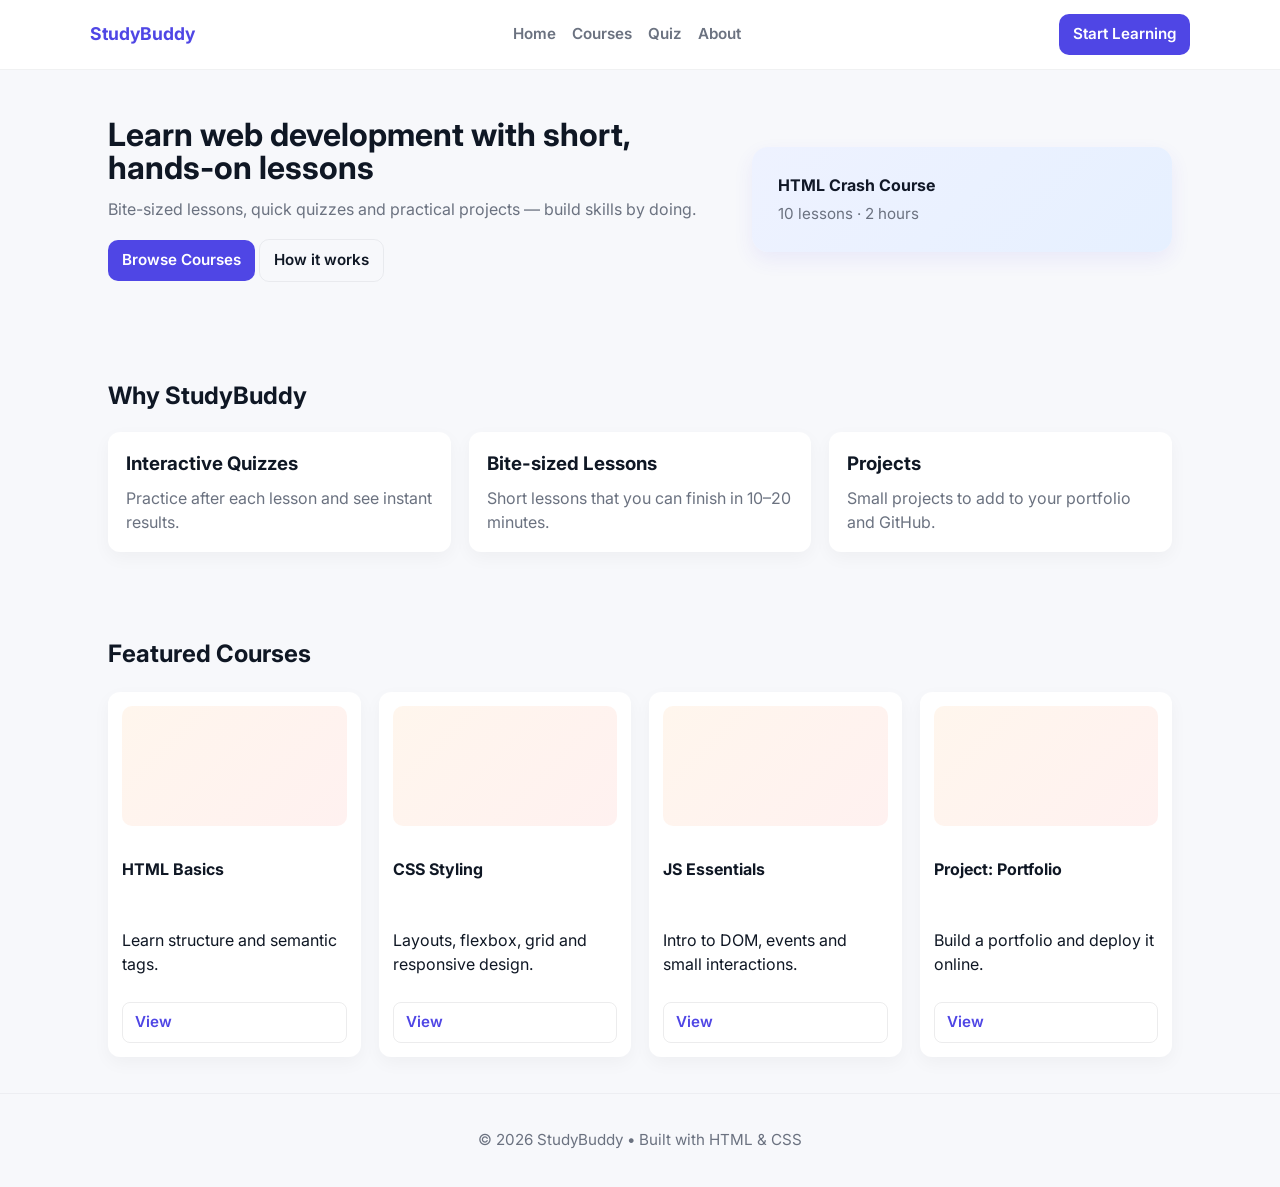
<file: StudyBuddy/index.html>
<!DOCTYPE html>
<html lang="en">
<head>
  <meta charset="utf-8" />
  <meta name="viewport" content="width=device-width,initial-scale=1" />
  <title>StudyBuddy — Home</title>

  <!-- Google font -->
  <link href="https://fonts.googleapis.com/css2?family=Inter:wght@400;600;700&display=swap" rel="stylesheet">

  <link rel="stylesheet" href="style.css">
</head>
<body>
  <header class="site-header">
    <div class="container header-inner">
      <a class="logo" href="#">StudyBuddy</a>

      <nav class="nav">
        <a href="index.html">Home</a>
        <a href="course1.html">Courses</a>
        <a href="quiz.html">Quiz</a>
        <a href="about.html">About</a>
      </nav>

      <a class="btn btn-primary" href="courses.html">Start Learning</a>
    </div>
  </header>

  <main>
    <!-- HERO -->
    <section class="hero">
      <div class="container hero-inner">
        <div class="hero-content">
          <h1>Learn web development with short, hands-on lessons</h1>
          <p class="lead">Bite-sized lessons, quick quizzes and practical projects — build skills by doing.</p>
          <div class="hero-ctas">
            <a class="btn btn-primary" href="courses.html">Browse Courses</a>
            <a class="btn btn-ghost" href="#features">How it works</a>
          </div>
        </div>

        <!-- simple visual placeholder (replace with image in assets/) -->
        <div class="hero-media" aria-hidden="true">
          <div class="hero-card">
            <div class="hero-card-title">HTML Crash Course</div>
            <div class="hero-card-desc">10 lessons · 2 hours</div>
          </div>
        </div>
      </div>
    </section>

    <!-- FEATURES -->
    <section id="features" class="features">
      <div class="container">
        <h2>Why StudyBuddy</h2>
        <div class="features-grid">
          <article class="feature">
            <h3>Interactive Quizzes</h3>
            <p>Practice after each lesson and see instant results.</p>
          </article>
          <article class="feature">
            <h3>Bite-sized Lessons</h3>
            <p>Short lessons that you can finish in 10–20 minutes.</p>
          </article>
          <article class="feature">
            <h3>Projects</h3>
            <p>Small projects to add to your portfolio and GitHub.</p>
          </article>
        </div>
      </div>
    </section>

    <!-- FEATURED COURSES -->
    <section class="courses">
      <div class="container">
        <h2>Featured Courses</h2>
        <div class="courses-grid">
          <article class="course-card">
            <div class="course-thumb"></div>
            <h4>HTML Basics</h4>
            <p>Learn structure and semantic tags.</p>
            <a class="btn btn-outline" href="course1.html">View</a>
          </article>

          <article class="course-card">
            <div class="course-thumb"></div>
            <h4>CSS Styling</h4>
            <p>Layouts, flexbox, grid and responsive design.</p>
            <a class="btn btn-outline" href="course2.html">View</a>
          </article>

          <article class="course-card">
            <div class="course-thumb"></div>
            <h4>JS Essentials</h4>
            <p>Intro to DOM, events and small interactions.</p>
            <a class="btn btn-outline" href="course3.html">View</a>
          </article>

          <article class="course-card">
            <div class="course-thumb"></div>
            <h4>Project: Portfolio</h4>
            <p>Build a portfolio and deploy it online.</p>
            <a class="btn btn-outline" href="course4.html">View</a>
          </article>
        </div>
      </div>
    </section>
  </main>

  <footer class="site-footer">
    <div class="container">
      <p>© <span id="year"></span> StudyBuddy • Built with HTML & CSS</p>
    </div>
  </footer>

  <script>
    // small script to set year (optional, tiny JS)
    document.getElementById('year').innerText = new Date().getFullYear();
  </script>
</body>
</html>
</file>
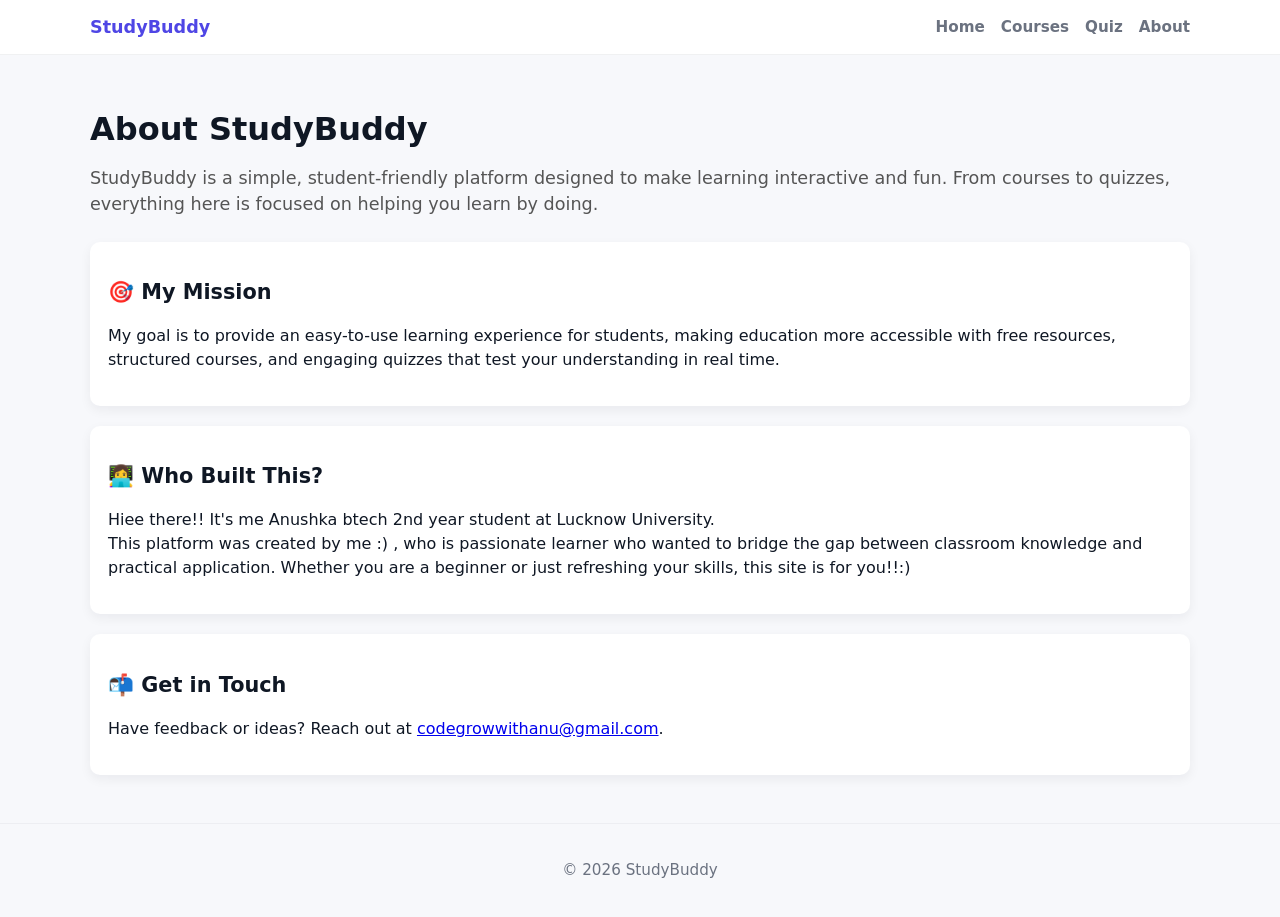
<file: StudyBuddy/about.html>
<!DOCTYPE html>
<html lang="en">
<head>
  <meta charset="UTF-8">
  <meta name="viewport" content="width=device-width, initial-scale=1.0">
  <title>About - StudyBuddy</title>
  <link rel="stylesheet" href="style.css">
</head>
<body>
  <!-- Header -->
  <header class="site-header">
    <div class="container header-inner">
      <a class="logo" href="index.html">StudyBuddy</a>
      <nav class="nav">
        <a href="index.html">Home</a>
        <a href="courses.html">Courses</a>
        <a href="quiz.html">Quiz</a>
        <a href="about.html" class="active">About</a>
      </nav>
    </div>
  </header>

  <!-- About Section -->
  <main class="about-page container">
    <h1>About StudyBuddy</h1>
    <p class="lead">
      StudyBuddy is a simple, student-friendly platform designed to make learning interactive and fun.
      From courses to quizzes, everything here is focused on helping you learn by doing.
    </p>

    <section class="about-mission">
      <h2>🎯 My Mission</h2>
      <p>
        My goal is to provide an easy-to-use learning experience for students, 
        making education more accessible with free resources, structured courses, 
        and engaging quizzes that test your understanding in real time.
      </p>
    </section>

    <section class="about-team">
      <h2>👩‍💻 Who Built This?</h2>
      <p>
        Hiee there!! It's me Anushka btech 2nd year student at Lucknow University. <br>

        This platform was created by me :) , who is passionate learner who wanted to 
        bridge the gap between classroom knowledge and practical application. 
        Whether you are a beginner or just refreshing your skills, 
        this site is for you!!:)
      </p>
    </section>

    <section class="about-contact">
      <h2>📬 Get in Touch</h2>
      <p>
        Have feedback or ideas? Reach out at 
        <a href="codegrowwithanu@gmail.com">codegrowwithanu@gmail.com</a>.
      </p>
    </section>
  </main>

  <!-- Footer -->
  <footer class="site-footer">
    <div class="container">
      <p>© <span id="year"></span> StudyBuddy</p>
    </div>
  </footer>

  <!-- Script -->
  <script>
    document.getElementById("year").innerText = new Date().getFullYear();
  </script>
</body>
</html>
</file>
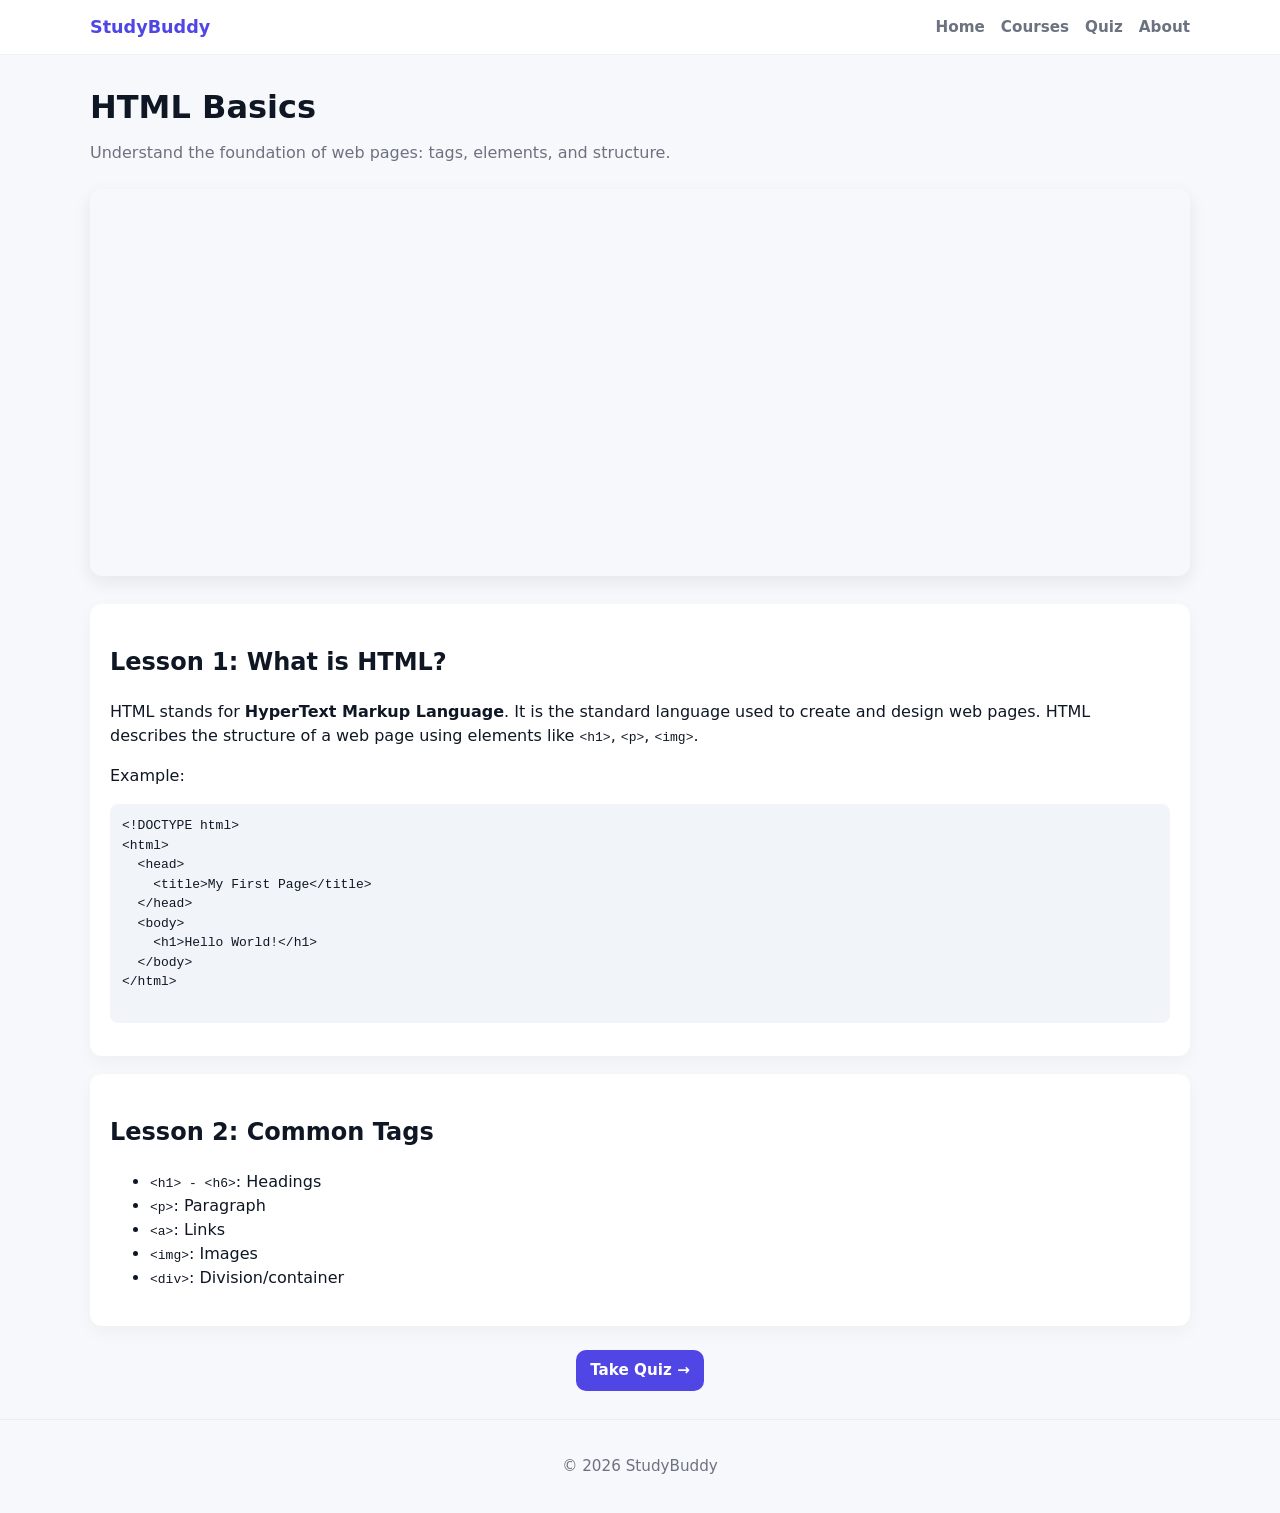
<file: StudyBuddy/course1.html>
<!DOCTYPE html>
<html lang="en">
<head>
  <meta charset="UTF-8">
  <meta name="viewport" content="width=device-width, initial-scale=1.0">
  <title>HTML Basics - StudyBuddy</title>
  <link rel="stylesheet" href="style.css">
</head>
<body>
  <!-- Header (same as homepage for consistency) -->
  <header class="site-header">
    <div class="container header-inner">
      <a class="logo" href="index.html">StudyBuddy</a>
      <nav class="nav">
        <a href="index.html">Home</a>
        <a href="courses.html">Courses</a>
        <a href="quiz.html">Quiz</a>
        <a href="about.html">About</a>
      </nav>
    </div>
  </header>

  <!-- MAIN COURSE CONTENT -->
  <main class="course-page container">
    <h1>HTML Basics</h1>
    <p class="lead">Understand the foundation of web pages: tags, elements, and structure.</p>

    <!-- Video or Image -->
    <div class="course-media">
      <iframe width="100%" height="380" 
        src="https://www.youtube.com/embed/qz0aGYrrlhU" 
        title="HTML Tutorial for Beginners" 
        frameborder="0" 
        allowfullscreen>
      </iframe>
    </div>

    <!-- Lesson Content -->
    <section class="lesson">
      <h2>Lesson 1: What is HTML?</h2>
      <p>
        HTML stands for <strong>HyperText Markup Language</strong>. It is the standard language
        used to create and design web pages. HTML describes the structure of a web page
        using elements like <code>&lt;h1&gt;</code>, <code>&lt;p&gt;</code>, <code>&lt;img&gt;</code>.
      </p>
      <p>
        Example:
      </p>
      <pre>
&lt;!DOCTYPE html&gt;
&lt;html&gt;
  &lt;head&gt;
    &lt;title&gt;My First Page&lt;/title&gt;
  &lt;/head&gt;
  &lt;body&gt;
    &lt;h1&gt;Hello World!&lt;/h1&gt;
  &lt;/body&gt;
&lt;/html&gt;
      </pre>
    </section>

    <section class="lesson">
      <h2>Lesson 2: Common Tags</h2>
      <ul>
        <li><code>&lt;h1&gt; - &lt;h6&gt;</code>: Headings</li>
        <li><code>&lt;p&gt;</code>: Paragraph</li>
        <li><code>&lt;a&gt;</code>: Links</li>
        <li><code>&lt;img&gt;</code>: Images</li>
        <li><code>&lt;div&gt;</code>: Division/container</li>
      </ul>
    </section>

    <!-- Call-to-action -->
    <div class="course-cta">
      <a class="btn btn-primary" href="quiz.html">Take Quiz →</a>
    </div>
  </main>

  <!-- Footer -->
  <footer class="site-footer">
    <div class="container">
      <p>© <span id="year"></span> StudyBuddy</p>
    </div>
  </footer>

  <script>
    document.getElementById("year").innerText = new Date().getFullYear();
  </script>
</body>
</html>
</file>
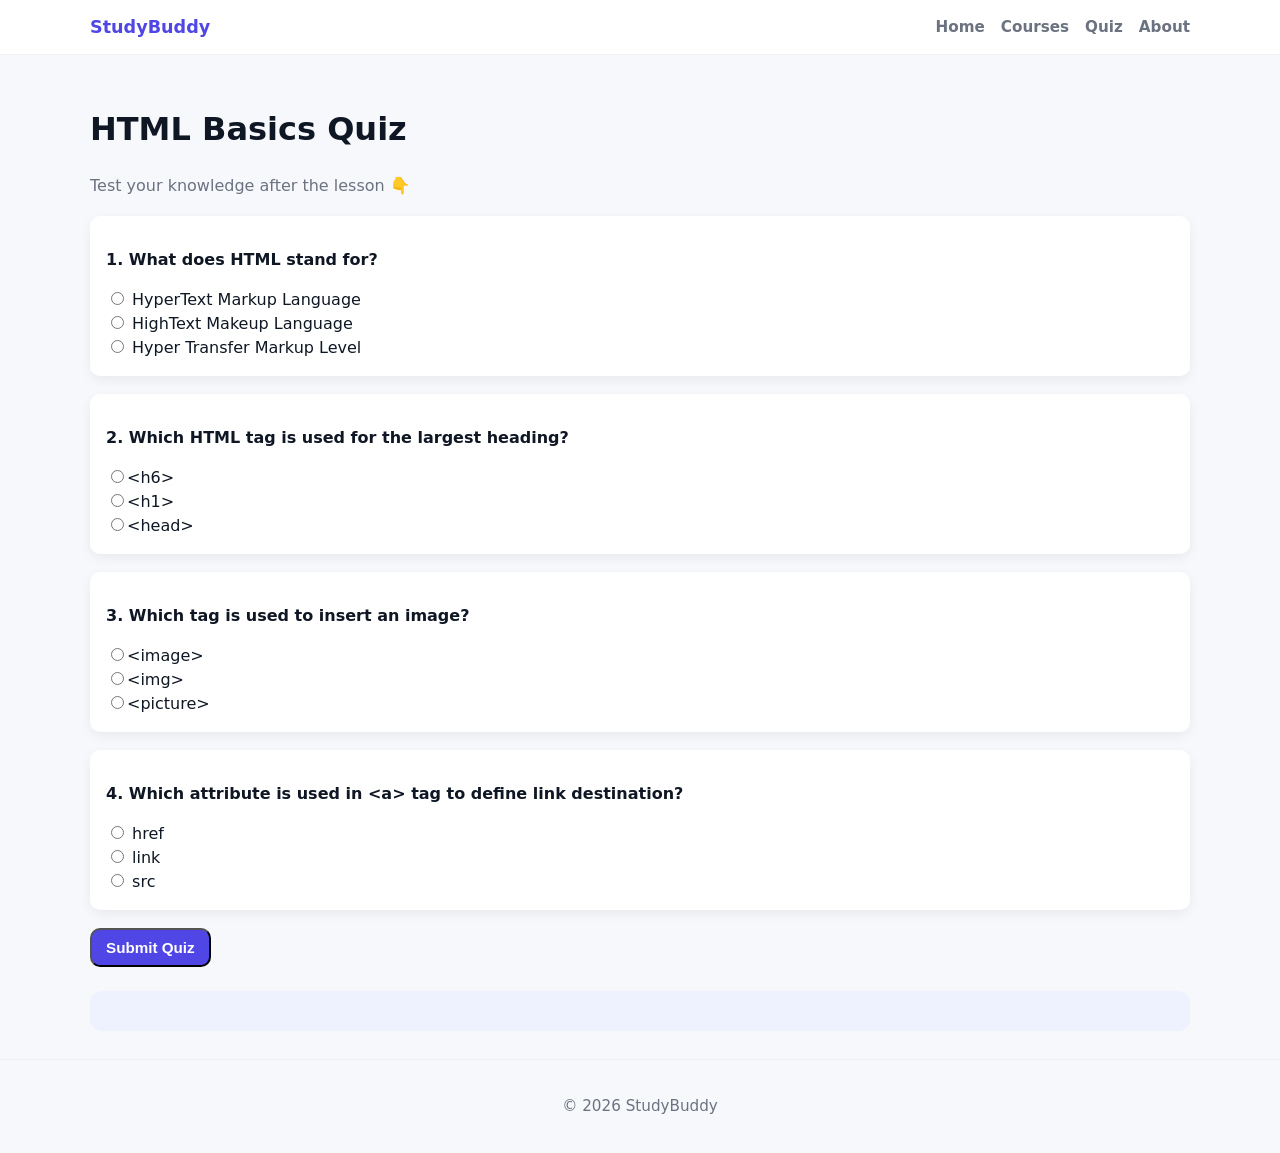
<file: StudyBuddy/quiz.html>
<!DOCTYPE html>
<html lang="en">
<head>
  <meta charset="UTF-8">
  <meta name="viewport" content="width=device-width, initial-scale=1.0">
  <title>Quiz - StudyBuddy</title>
  <link rel="stylesheet" href="style.css">
</head>
<body>
  <!-- Header -->
  <header class="site-header">
    <div class="container header-inner">
      <a class="logo" href="index.html">StudyBuddy</a>
      <nav class="nav">
        <a href="index.html">Home</a>
        <a href="courses.html">Courses</a>
        <a href="quiz.html">Quiz</a>
        <a href="about.html">About</a>
      </nav>
    </div>
  </header>

  <!-- Main Quiz Section -->
  <main class="quiz-page container">
    <h1>HTML Basics Quiz</h1>
    <p class="lead">Test your knowledge after the lesson 👇</p>

    <form id="quizForm">
      <div class="quiz-question">
        <p>1. What does HTML stand for?</p>
        <label><input type="radio" name="q1" value="a"> HyperText Markup Language</label><br>
        <label><input type="radio" name="q1" value="b"> HighText Makeup Language</label><br>
        <label><input type="radio" name="q1" value="c"> Hyper Transfer Markup Level</label>
      </div>

      <div class="quiz-question">
        <p>2. Which HTML tag is used for the largest heading?</p>
        <label><input type="radio" name="q2" value="a">&lt;h6&gt;</label><br>
        <label><input type="radio" name="q2" value="b">&lt;h1&gt;</label><br>
        <label><input type="radio" name="q2" value="c">&lt;head&gt;</label>
      </div>

      <div class="quiz-question">
        <p>3. Which tag is used to insert an image?</p>
        <label><input type="radio" name="q3" value="a">&lt;image&gt;</label><br>
        <label><input type="radio" name="q3" value="b">&lt;img&gt;</label><br>
        <label><input type="radio" name="q3" value="c">&lt;picture&gt;</label>
      </div>

      <div class="quiz-question">
        <p>4. Which attribute is used in &lt;a&gt; tag to define link destination?</p>
        <label><input type="radio" name="q4" value="a"> href</label><br>
        <label><input type="radio" name="q4" value="b"> link</label><br>
        <label><input type="radio" name="q4" value="c"> src</label>
      </div>

      <button type="button" class="btn btn-primary" onclick="checkQuiz()">Submit Quiz</button>
    </form>

    <div id="result" class="quiz-result"></div>
  </main>

  <!-- Footer -->
  <footer class="site-footer">
    <div class="container">
      <p>© <span id="year"></span> StudyBuddy</p>
    </div>
  </footer>

  <!-- Script -->
  <script>
    document.getElementById("year").innerText = new Date().getFullYear();

    function checkQuiz() {
      let score = 0;
      const answers = {
        q1: "a",
        q2: "b",
        q3: "b",
        q4: "a"
      };

      Object.keys(answers).forEach(q => {
        const selected = document.querySelector(`input[name="${q}"]:checked`);
        if (selected && selected.value === answers[q]) {
          score++;
        }
      });

      const total = Object.keys(answers).length;
      const resultDiv = document.getElementById("result");

      resultDiv.innerHTML = `<h2>You scored ${score} / ${total}</h2>`;

      if (score === total) {
        resultDiv.innerHTML += "<p>🎉 Excellent! You’re ready for the next lesson.</p>";
      } else if (score >= total/2) {
        resultDiv.innerHTML += "<p>👍 Good job! Review a bit and try again.</p>";
      } else {
        resultDiv.innerHTML += "<p>😕 Keep practicing! Revisit the course material.</p>";
      }
    }
  </script>
</body>
</html>
</file>
<file: StudyBuddy/style.css>
:root{
  --bg: #f7f8fb;
  --card: #ffffff;
  --text: #0f1724;
  --muted: #6b7280;
  --primary: #4f46e5; /* indigo */
  --radius: 12px;
  --container-width: 1100px;
  --gap: 24px;
}

*{box-sizing:border-box}
html,body{height:100%}
body{
  margin:0;
  font-family: "Inter", system-ui, -apple-system, "Segoe UI", Roboto, "Helvetica Neue", Arial;
  background:var(--bg);
  color:var(--text);
  -webkit-font-smoothing:antialiased;
  -moz-osx-font-smoothing:grayscale;
  line-height:1.5;
}

/* container */
.container{
  width:100%;
  max-width:var(--container-width);
  margin:0 auto;
  padding:0 18px;
}

/* Header */
.site-header{
  background: #fff;
  border-bottom: 1px solid rgba(15,23,36,0.06);
  position:sticky;
  top:0;
  z-index:20;
}
.header-inner{
  display:flex;
  align-items:center;
  justify-content:space-between;
  gap:12px;
  padding:14px 0;
}
.logo{
  font-weight:700;
  color:var(--primary);
  text-decoration:none;
  font-size:1.1rem;
}

/* nav */
.nav{
  display:flex;
  gap:16px;
  align-items:center;
}
.nav a{
  color:var(--muted);
  text-decoration:none;
  font-weight:600;
  font-size:0.95rem;
}
.nav a:hover{color:var(--text)}

/* buttons */
.btn{
  text-decoration:none;
  display:inline-block;
  padding:9px 14px;
  border-radius:10px;
  font-weight:600;
  font-size:0.95rem;
}
.btn-primary{
  background:var(--primary);
  color:#fff;
}
.btn-ghost{
  background:transparent;
  border:1px solid rgba(15,23,36,0.06);
  color:var(--text);
}
.btn-outline{
  display:inline-block;
  padding:8px 12px;
  border-radius:8px;
  border:1px solid rgba(15,23,36,0.08);
  color:var(--primary);
  background:transparent;
  text-decoration:none;
  font-weight:600;
}

/* HERO */
.hero{ padding:48px 0; }
.hero-inner{
  display:grid;
  grid-template-columns: 1fr 420px;
  gap:32px;
  align-items:center;
}
.hero-content h1{
  margin:0 0 12px 0;
  font-size:2rem;
  line-height:1.05;
}
.lead{ color:var(--muted); margin-top:8px; margin-bottom:18px;}

/* hero card (placeholder graphic) */
.hero-media .hero-card{
  background: linear-gradient(135deg,#eef2ff,#e6f0ff);
  border-radius:16px;
  padding:26px;
  width:100%;
  max-width:420px;
  box-shadow: 0 8px 20px rgba(79,70,229,0.08);
}
.hero-card-title{ font-weight:700; color: #111827; margin-bottom:6px; }
.hero-card-desc{ color:var(--muted); font-size:0.95rem; }

/* FEATURES */
.features{ padding:28px 0; }
.features h2{ margin-bottom:18px; }
.features-grid{
  display:grid;
  grid-template-columns: repeat(3,1fr);
  gap:18px;
}
.feature{
  background:var(--card);
  border-radius:12px;
  padding:18px;
  box-shadow:0 6px 18px rgba(15,23,36,0.04);
}
.feature h3{ margin-top:0; margin-bottom:8px; }
.feature p{ margin:0; color:var(--muted); }

/* COURSES GRID */
.courses{ padding:36px 0; }
.courses-grid{
  display:grid;
  grid-template-columns: repeat(auto-fit, minmax(220px,1fr));
  gap:18px;
}
.course-card{
  background:var(--card);
  border-radius:12px;
  padding:14px;
  box-shadow:0 6px 18px rgba(15,23,36,0.04);
  display:flex;
  flex-direction:column;
  gap:10px;
}
.course-thumb{
  height:120px;
  border-radius:10px;
  background:linear-gradient(135deg,#fff6ed,#fff1f0);
}

/* footer */
.site-footer{
  padding:20px 0;
  color:var(--muted);
  font-size:0.95rem;
  text-align:center;
  border-top: 1px solid rgba(15,23,36,0.04);
  background:transparent;
}

/* responsive */
@media (max-width:960px){
  .hero-inner{grid-template-columns: 1fr 1fr;}
  .features-grid{ grid-template-columns: repeat(2,1fr);}
}
@media (max-width:720px){
  .header-inner{flex-direction:column; align-items:flex-start; gap:10px;}
  .nav{flex-wrap:wrap; gap:10px;}
  .hero-inner{grid-template-columns:1fr; gap:18px; padding-bottom:6px;}
  .features-grid{ grid-template-columns: 1fr; }
}

.course-page{
  padding: 28px 0;
}

.course-page h1{
  margin-top:0;
  font-size: 2rem;
  margin-bottom: 10px;
}

.course-page .lead{
  color: var(--muted);
  margin-bottom: 24px;
}

.course-media{
  margin-bottom: 28px;
  border-radius: 12px;
  overflow:hidden;
  box-shadow:0 6px 18px rgba(15,23,36,0.08);
}

.lesson{
  background: var(--card);
  padding: 20px;
  border-radius: 12px;
  margin-bottom: 18px;
  box-shadow:0 6px 18px rgba(15,23,36,0.04);
}

.lesson pre{
  background: #f1f5f9;
  padding: 12px;
  border-radius: 8px;
  overflow-x:auto;
}

.course-cta{
  margin-top: 24px;
  text-align: center;
}
.quiz-page{
  padding: 28px 0;
}

.quiz-question{
  background: var(--card);
  padding: 16px;
  margin-bottom: 18px;
  border-radius: 10px;
  box-shadow: 0 4px 12px rgba(15,23,36,0.06);
}

.quiz-question p{
  font-weight:600;
}

.quiz-result{
  margin-top: 24px;
  padding: 20px;
  border-radius: 12px;
  background: #eef2ff;
  font-size: 1.1rem;
  text-align: center;
  font-weight:600;
}

.about-page {
  padding: 28px 0;
}

.about-page h1 {
  font-size: 2rem;
  margin-bottom: 12px;
}

.about-page .lead {
  font-size: 1.1rem;
  margin-bottom: 24px;
  color: #555;
}

.about-page section {
  background: var(--card);
  padding: 18px;
  border-radius: 10px;
  margin-bottom: 20px;
  box-shadow: 0 4px 12px rgba(15,23,36,0.06);
}

.about-page h2 {
  margin-bottom: 8px;
  font-size: 1.3rem;
}
</file>
